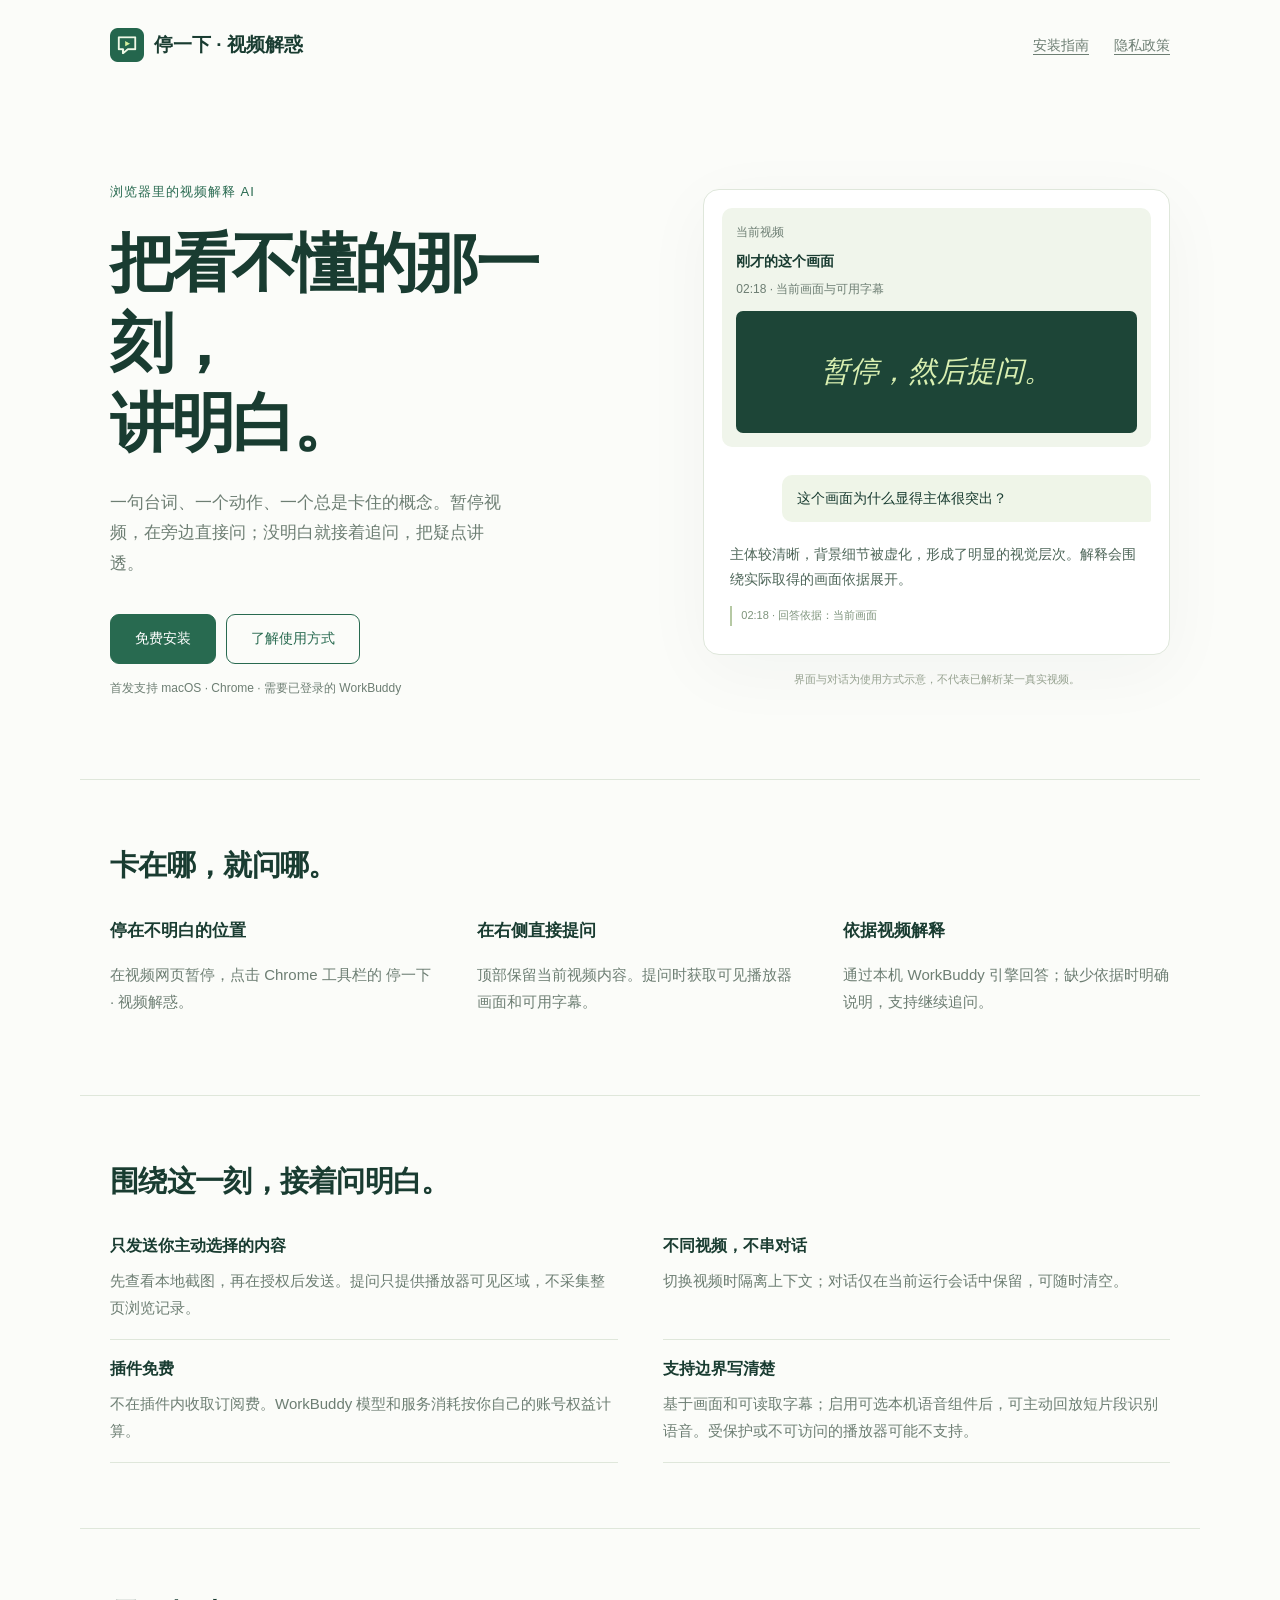
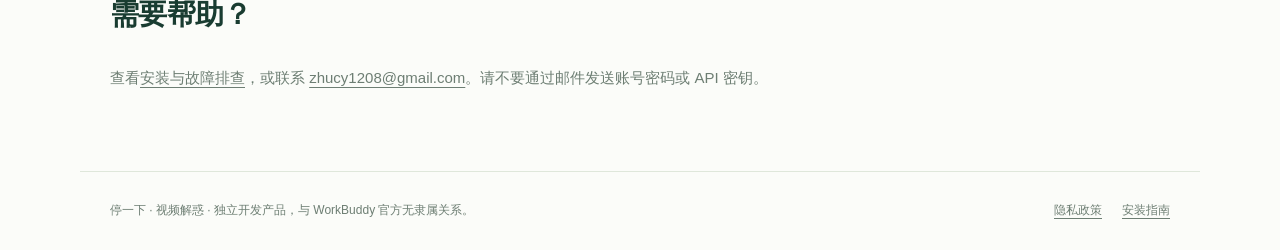
<file: index.html>
<!doctype html><html lang="zh-CN"><head><meta charset="utf-8"><meta name="viewport" content="width=device-width,initial-scale=1"><meta name="description" content="暂停视频，在浏览器右侧栏直接提问。停一下 · 视频解惑结合当前画面与可用字幕，由 WorkBuddy 提供解释。插件免费。"><title>停一下 · 视频解惑 · 暂停一下，问个明白</title><link rel="stylesheet" href="style.css"><link rel="icon" href="icon128.png"></head><body>
<nav><a class="brand" href="./"><img src="icon128.png" alt="">停一下 · 视频解惑</a><div class="links"><a href="install.html">安装指南</a><a href="privacy.html">隐私政策</a></div></nav>
<main><section class="hero"><div><div class="eyebrow">浏览器里的视频解释 AI</div><h1>把看不懂的那一刻，<br>讲明白。</h1><p>一句台词、一个动作、一个总是卡住的概念。暂停视频，在旁边直接问；没明白就接着追问，把疑点讲透。</p><a class="button" href="install.html">免费安装</a><a class="button secondary" href="#how">了解使用方式</a><span class="small">首发支持 macOS · Chrome · 需要已登录的 WorkBuddy</span></div><div><div class="preview" aria-label="产品使用方式示意"><div class="context">当前视频<strong>刚才的这个画面</strong>02:18 · 当前画面与可用字幕<div class="scene">暂停，然后提问。</div></div><div class="bubble">这个画面为什么显得主体很突出？</div><div class="answer">主体较清晰，背景细节被虚化，形成了明显的视觉层次。解释会围绕实际取得的画面依据展开。<span>02:18 · 回答依据：当前画面</span></div></div><div class="caption">界面与对话为使用方式示意，不代表已解析某一真实视频。</div></div></section>
<section class="section" id="how"><h2>卡在哪，就问哪。</h2><div class="steps"><article><h3>停在不明白的位置</h3><p>在视频网页暂停，点击 Chrome 工具栏的 停一下 · 视频解惑。</p></article><article><h3>在右侧直接提问</h3><p>顶部保留当前视频内容。提问时获取可见播放器画面和可用字幕。</p></article><article><h3>依据视频解释</h3><p>通过本机 WorkBuddy 引擎回答；缺少依据时明确说明，支持继续追问。</p></article></div></section>
<section class="section"><h2>围绕这一刻，接着问明白。</h2><div class="list"><article><h3>只发送你主动选择的内容</h3><p>先查看本地截图，再在授权后发送。提问只提供播放器可见区域，不采集整页浏览记录。</p></article><article><h3>不同视频，不串对话</h3><p>切换视频时隔离上下文；对话仅在当前运行会话中保留，可随时清空。</p></article><article><h3>插件免费</h3><p>不在插件内收取订阅费。WorkBuddy 模型和服务消耗按你自己的账号权益计算。</p></article><article><h3>支持边界写清楚</h3><p>基于画面和可读取字幕；启用可选本机语音组件后，可主动回放短片段识别语音。受保护或不可访问的播放器可能不支持。</p></article></div></section>
<section class="section"><h2>需要帮助？</h2><p>查看<a href="install.html">安装与故障排查</a>，或联系 <a href="mailto:zhucy1208@gmail.com">zhucy1208@gmail.com</a>。请不要通过邮件发送账号密码或 API 密钥。</p></section></main><footer><span>停一下 · 视频解惑 · 独立开发产品，与 WorkBuddy 官方无隶属关系。</span><div><a href="privacy.html">隐私政策</a><a href="install.html">安装指南</a></div></footer></body></html>
</file>
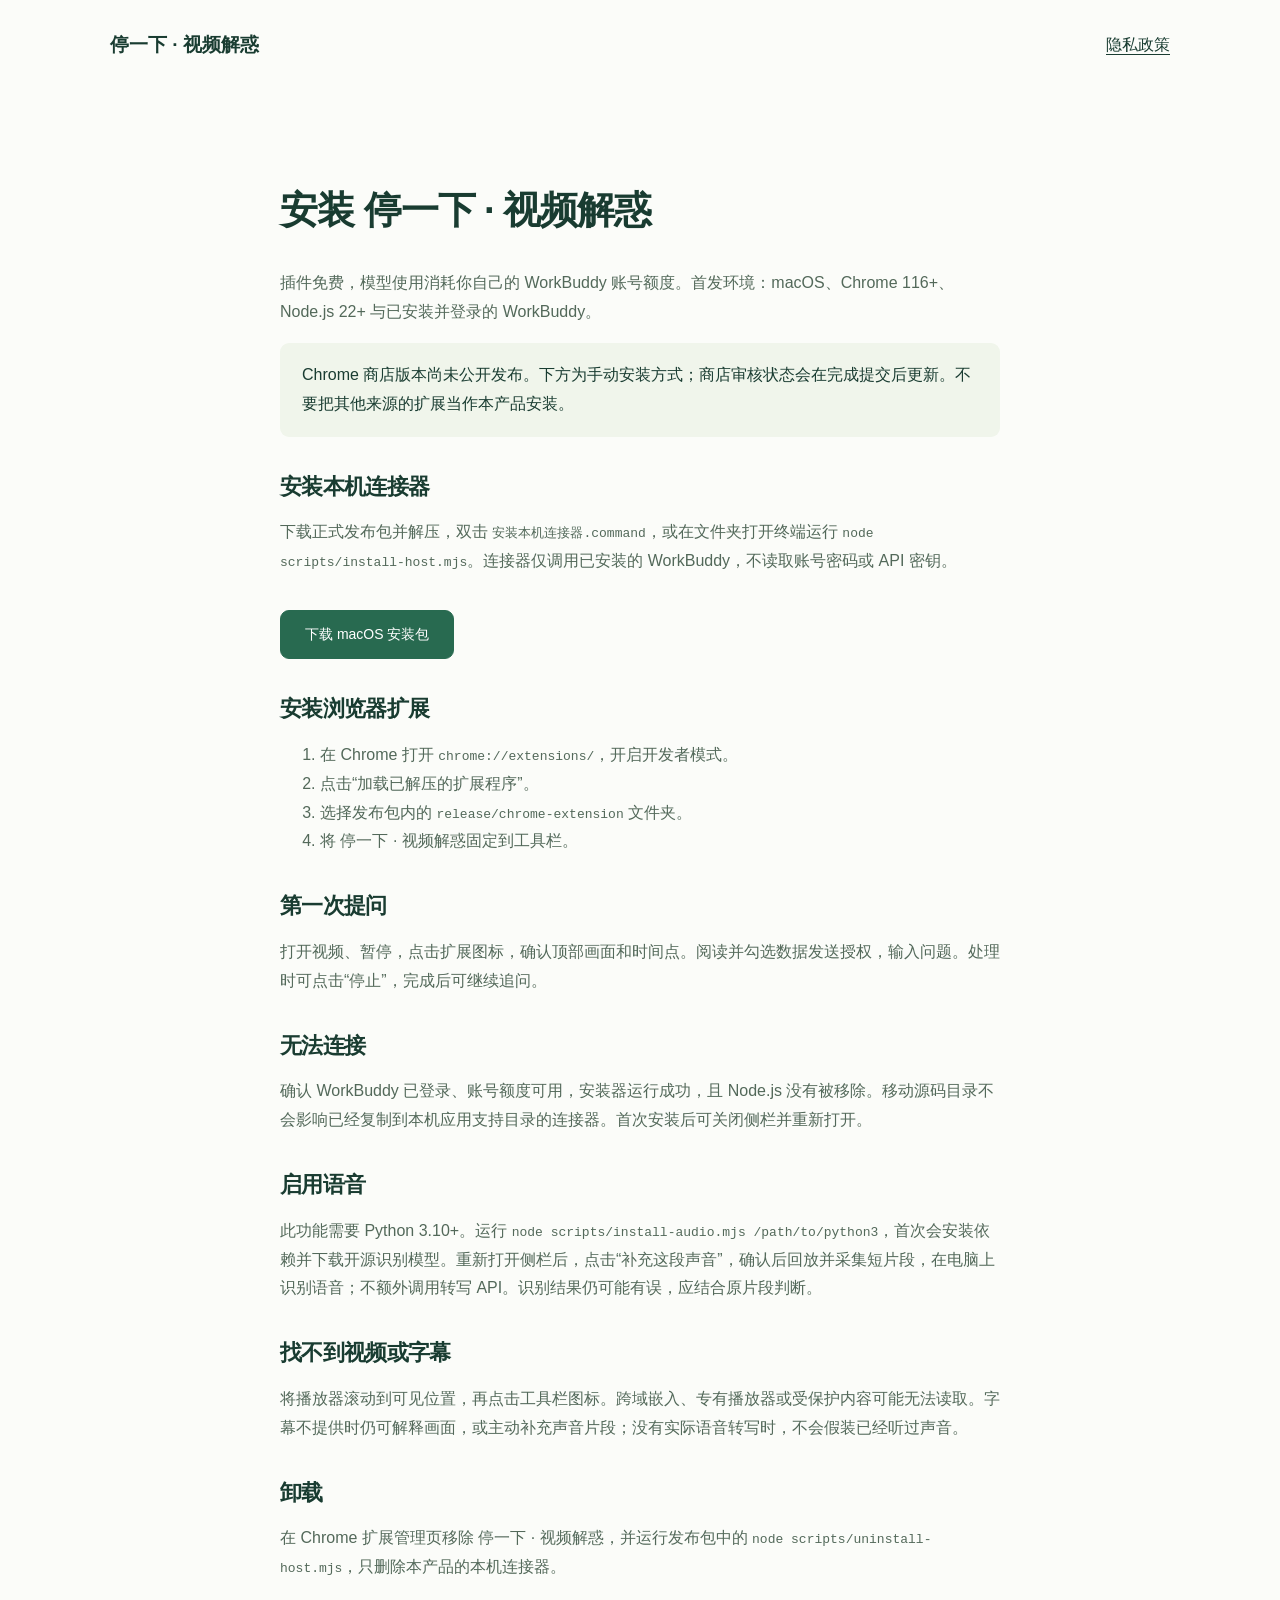
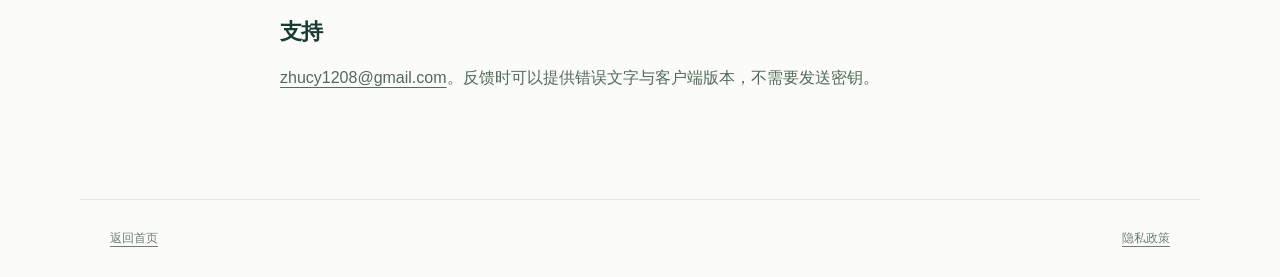
<file: install.html>
<!doctype html><html lang="zh-CN"><head><meta charset="utf-8"><meta name="viewport" content="width=device-width,initial-scale=1"><title>安装指南 · 停一下 · 视频解惑</title><link rel="stylesheet" href="style.css"></head><body><nav><a class="brand" href="./">停一下 · 视频解惑</a><a href="privacy.html">隐私政策</a></nav><main class="prose"><h1>安装 停一下 · 视频解惑</h1><p>插件免费，模型使用消耗你自己的 WorkBuddy 账号额度。首发环境：macOS、Chrome 116+、Node.js 22+ 与已安装并登录的 WorkBuddy。</p>
<div class="note">Chrome 商店版本尚未公开发布。下方为手动安装方式；商店审核状态会在完成提交后更新。不要把其他来源的扩展当作本产品安装。</div>
<h2>安装本机连接器</h2><p>下载正式发布包并解压，双击 <code>安装本机连接器.command</code>，或在文件夹打开终端运行 <code>node scripts/install-host.mjs</code>。连接器仅调用已安装的 WorkBuddy，不读取账号密码或 API 密钥。</p><p><a class="button" href="ai-video-assistant-macos.zip" download>下载 macOS 安装包</a></p>
<h2>安装浏览器扩展</h2><ol><li>在 Chrome 打开 <code>chrome://extensions/</code>，开启开发者模式。</li><li>点击“加载已解压的扩展程序”。</li><li>选择发布包内的 <code>release/chrome-extension</code> 文件夹。</li><li>将 停一下 · 视频解惑固定到工具栏。</li></ol>
<h2>第一次提问</h2><p>打开视频、暂停，点击扩展图标，确认顶部画面和时间点。阅读并勾选数据发送授权，输入问题。处理时可点击“停止”，完成后可继续追问。</p>
<h2>无法连接</h2><p>确认 WorkBuddy 已登录、账号额度可用，安装器运行成功，且 Node.js 没有被移除。移动源码目录不会影响已经复制到本机应用支持目录的连接器。首次安装后可关闭侧栏并重新打开。</p>
<h2>启用语音</h2><p>此功能需要 Python 3.10+。运行 <code>node scripts/install-audio.mjs /path/to/python3</code>，首次会安装依赖并下载开源识别模型。重新打开侧栏后，点击“补充这段声音”，确认后回放并采集短片段，在电脑上识别语音；不额外调用转写 API。识别结果仍可能有误，应结合原片段判断。</p><h2>找不到视频或字幕</h2><p>将播放器滚动到可见位置，再点击工具栏图标。跨域嵌入、专有播放器或受保护内容可能无法读取。字幕不提供时仍可解释画面，或主动补充声音片段；没有实际语音转写时，不会假装已经听过声音。</p>
<h2>卸载</h2><p>在 Chrome 扩展管理页移除 停一下 · 视频解惑，并运行发布包中的 <code>node scripts/uninstall-host.mjs</code>，只删除本产品的本机连接器。</p>
<h2>支持</h2><p><a href="mailto:zhucy1208@gmail.com">zhucy1208@gmail.com</a>。反馈时可以提供错误文字与客户端版本，不需要发送密钥。</p></main><footer><a href="./">返回首页</a><a href="privacy.html">隐私政策</a></footer></body></html>
</file>
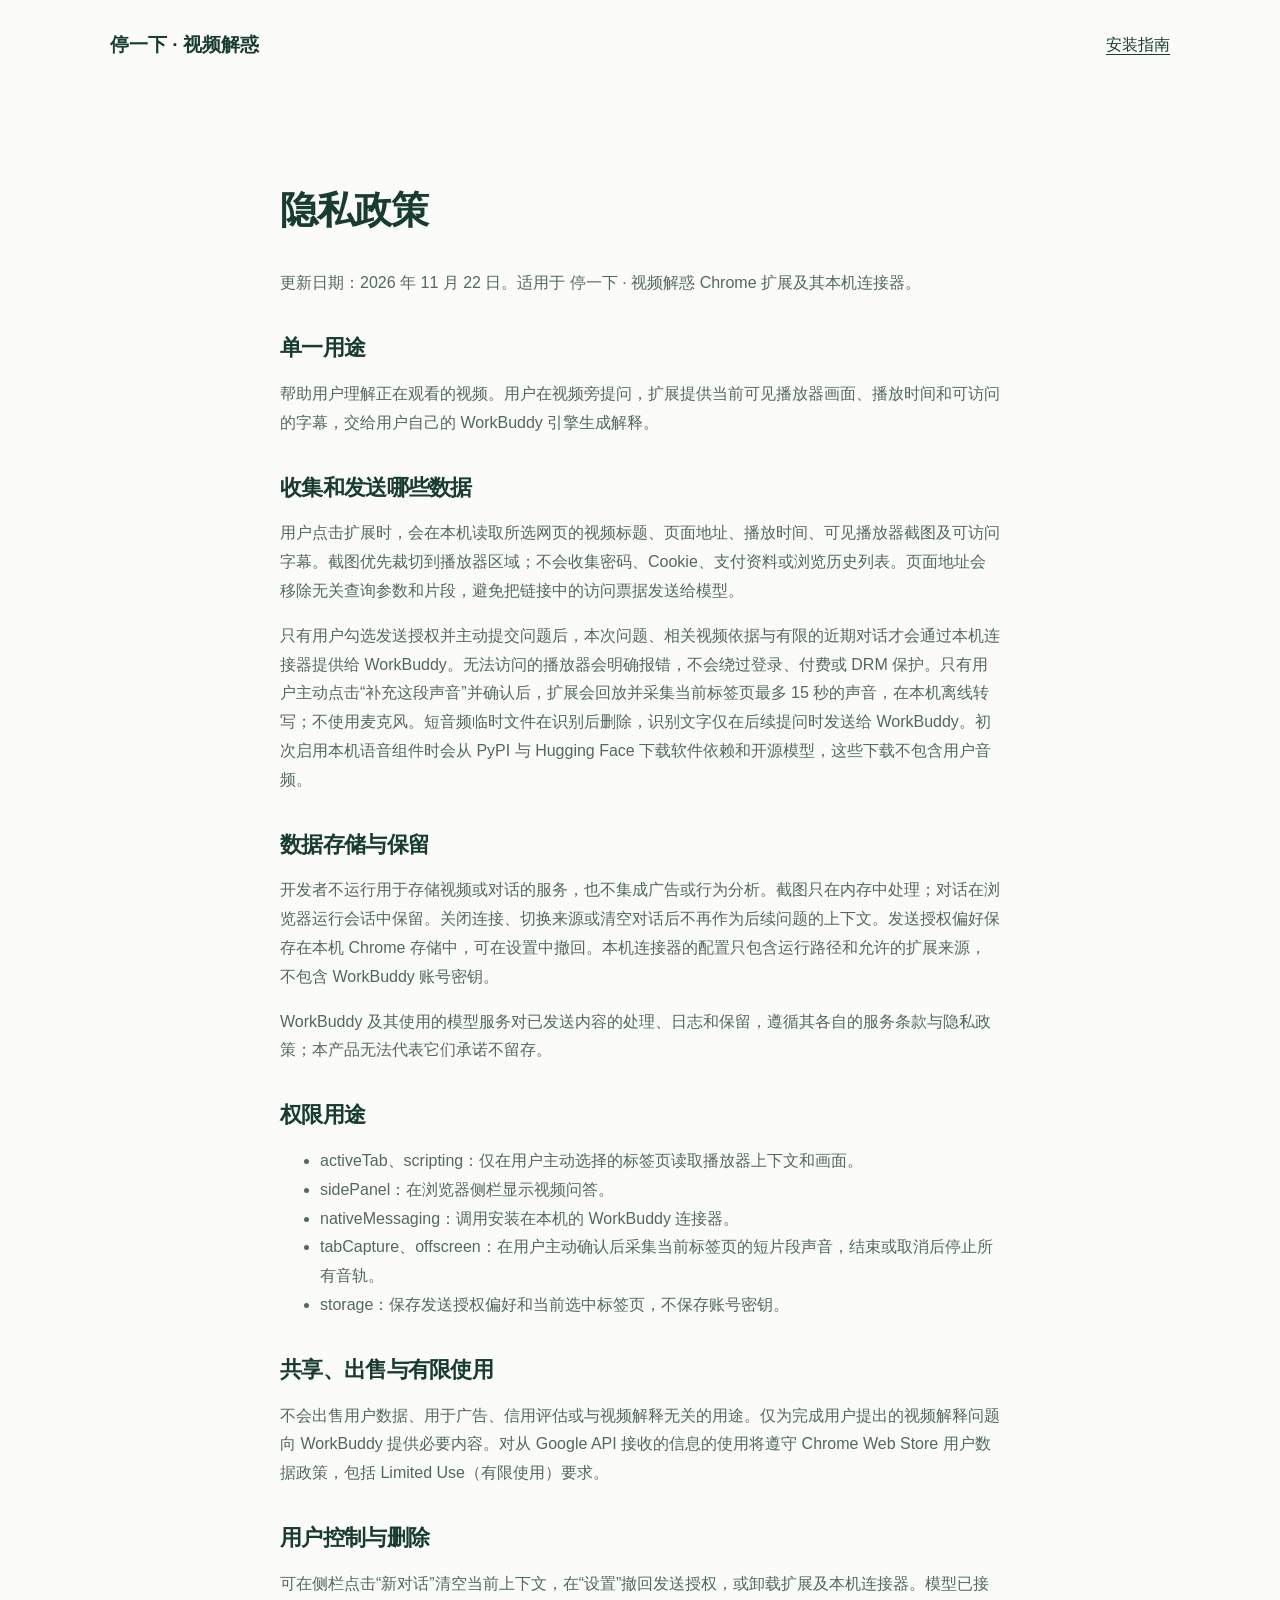
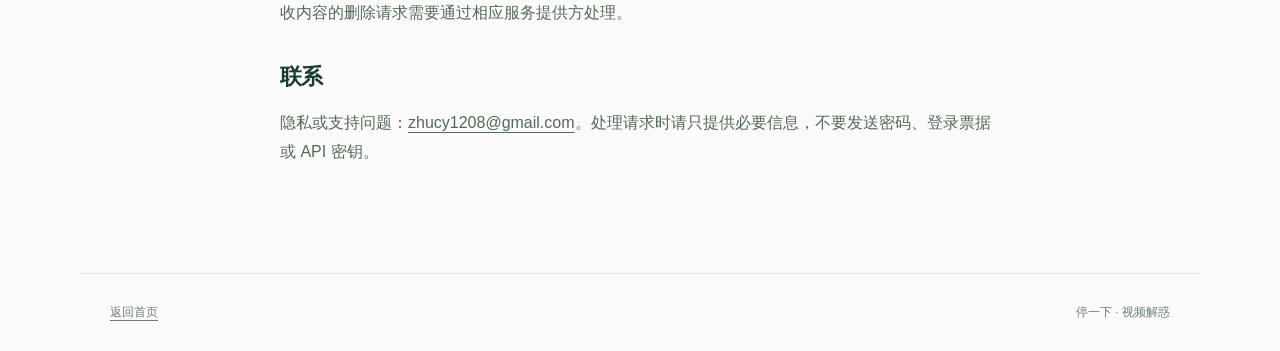
<file: privacy.html>
<!doctype html><html lang="zh-CN"><head><meta charset="utf-8"><meta name="viewport" content="width=device-width,initial-scale=1"><title>隐私政策 · 停一下 · 视频解惑</title><link rel="stylesheet" href="style.css"></head><body><nav><a class="brand" href="./">停一下 · 视频解惑</a><a href="install.html">安装指南</a></nav><main class="prose"><h1>隐私政策</h1><p>更新日期：2026 年 11 月 22 日。适用于 停一下 · 视频解惑 Chrome 扩展及其本机连接器。</p>
<h2>单一用途</h2><p>帮助用户理解正在观看的视频。用户在视频旁提问，扩展提供当前可见播放器画面、播放时间和可访问的字幕，交给用户自己的 WorkBuddy 引擎生成解释。</p>
<h2>收集和发送哪些数据</h2><p>用户点击扩展时，会在本机读取所选网页的视频标题、页面地址、播放时间、可见播放器截图及可访问字幕。截图优先裁切到播放器区域；不会收集密码、Cookie、支付资料或浏览历史列表。页面地址会移除无关查询参数和片段，避免把链接中的访问票据发送给模型。</p><p>只有用户勾选发送授权并主动提交问题后，本次问题、相关视频依据与有限的近期对话才会通过本机连接器提供给 WorkBuddy。无法访问的播放器会明确报错，不会绕过登录、付费或 DRM 保护。只有用户主动点击“补充这段声音”并确认后，扩展会回放并采集当前标签页最多 15 秒的声音，在本机离线转写；不使用麦克风。短音频临时文件在识别后删除，识别文字仅在后续提问时发送给 WorkBuddy。初次启用本机语音组件时会从 PyPI 与 Hugging Face 下载软件依赖和开源模型，这些下载不包含用户音频。</p>
<h2>数据存储与保留</h2><p>开发者不运行用于存储视频或对话的服务，也不集成广告或行为分析。截图只在内存中处理；对话在浏览器运行会话中保留。关闭连接、切换来源或清空对话后不再作为后续问题的上下文。发送授权偏好保存在本机 Chrome 存储中，可在设置中撤回。本机连接器的配置只包含运行路径和允许的扩展来源，不包含 WorkBuddy 账号密钥。</p><p>WorkBuddy 及其使用的模型服务对已发送内容的处理、日志和保留，遵循其各自的服务条款与隐私政策；本产品无法代表它们承诺不留存。</p>
<h2>权限用途</h2><ul><li>activeTab、scripting：仅在用户主动选择的标签页读取播放器上下文和画面。</li><li>sidePanel：在浏览器侧栏显示视频问答。</li><li>nativeMessaging：调用安装在本机的 WorkBuddy 连接器。</li><li>tabCapture、offscreen：在用户主动确认后采集当前标签页的短片段声音，结束或取消后停止所有音轨。</li><li>storage：保存发送授权偏好和当前选中标签页，不保存账号密钥。</li></ul>
<h2>共享、出售与有限使用</h2><p>不会出售用户数据、用于广告、信用评估或与视频解释无关的用途。仅为完成用户提出的视频解释问题向 WorkBuddy 提供必要内容。对从 Google API 接收的信息的使用将遵守 Chrome Web Store 用户数据政策，包括 Limited Use（有限使用）要求。</p>
<h2>用户控制与删除</h2><p>可在侧栏点击“新对话”清空当前上下文，在“设置”撤回发送授权，或卸载扩展及本机连接器。模型已接收内容的删除请求需要通过相应服务提供方处理。</p>
<h2>联系</h2><p>隐私或支持问题：<a href="mailto:zhucy1208@gmail.com">zhucy1208@gmail.com</a>。处理请求时请只提供必要信息，不要发送密码、登录票据或 API 密钥。</p></main><footer><a href="./">返回首页</a><span>停一下 · 视频解惑</span></footer></body></html>
</file>
<file: style.css>
:root{--ink:#193c31;--green:#286a50;--soft:#f0f5eb;--muted:#6d7e73;--line:#dfe7db}*{box-sizing:border-box}html{scroll-behavior:smooth}body{margin:0;color:var(--ink);background:#fbfcf9;font:16px/1.8 -apple-system,BlinkMacSystemFont,"Segoe UI","PingFang SC",sans-serif}a{color:inherit;text-underline-offset:4px}a:focus-visible{outline:3px solid #8cb087;outline-offset:6px}nav,main,footer{max-width:1120px;margin:auto}nav{display:flex;align-items:center;justify-content:space-between;padding:28px 30px}.brand{text-decoration:none;font-size:19px;font-weight:700;display:flex;align-items:center;gap:10px}.brand img{width:34px;height:34px}nav .links{display:flex;gap:25px;font-size:14px;color:var(--muted)}.hero{padding:90px 30px 80px;display:grid;grid-template-columns:1.1fr 1fr;gap:80px;align-items:center}.eyebrow{font-size:13px;color:var(--green);letter-spacing:1px}.hero h1{font-size:clamp(42px,5vw,64px);line-height:1.25;letter-spacing:-3px;font-weight:650;margin:19px 0 25px}.hero p{color:var(--muted);max-width:400px;font-size:17px}.button{display:inline-block;padding:11px 24px;background:var(--green);border:1px solid var(--green);border-radius:9px;color:white;text-decoration:none;font-size:14px;margin-top:18px}.button.secondary{background:transparent;color:var(--green);margin-left:10px}.small{font-size:12px;color:var(--muted);display:block;margin-top:14px}.preview{background:white;border:1px solid var(--line);padding:18px;border-radius:16px;box-shadow:0 16px 70px #1a3b310a;font-size:14px}.preview .context{border-radius:10px;background:var(--soft);padding:14px;color:var(--muted);font-size:12px}.preview .context strong{display:block;color:var(--ink);font-size:14px;margin:5px 0}.scene{height:122px;display:grid;place-items:center;background:#1d4537;border-radius:7px;color:#d9efb1;font:italic 29px Georgia,serif;margin-top:10px}.bubble{background:#eff5e8;border-radius:10px 10px 2px 10px;padding:11px 15px;margin:28px 0 20px 60px}.answer{padding:0 8px 10px;color:#4e6659}.answer span{display:block;font-size:11px;color:#7e947c;border-left:2px solid #b6c9a4;margin-top:14px;padding-left:9px}.caption{font-size:11px;color:#95a18f;text-align:center;margin-top:15px}.section{padding:65px 30px;border-top:1px solid var(--line)}h2{font-size:29px;line-height:1.4;letter-spacing:-.7px;margin:0 0 30px}.steps{display:grid;grid-template-columns:repeat(3,1fr);gap:40px}.steps h3{font-size:17px;margin:0 0 9px}.steps p,.section p{color:var(--muted);font-size:15px}.list{display:grid;grid-template-columns:1fr 1fr;gap:15px 45px}.list article{padding-bottom:18px;border-bottom:1px solid var(--line)}.list article h3{font-size:16px;margin:0 0 6px}.list article p{margin:0}.prose{max-width:780px;padding:60px 30px 90px}.prose h1{font-size:38px;letter-spacing:-1px}.prose h2{font-size:22px;margin:35px 0 12px}.prose p,.prose li{color:#53695a}.note{background:var(--soft);padding:18px 22px;border-radius:9px}.prose code{font-size:13px;overflow-wrap:anywhere}footer{border-top:1px solid var(--line);padding:28px 30px;display:flex;justify-content:space-between;gap:20px;font-size:12px;color:var(--muted)}footer div{display:flex;gap:20px}@media(max-width:780px){.hero{grid-template-columns:1fr;padding-top:45px;gap:35px}.hero h1{font-size:46px}.steps,.list{grid-template-columns:1fr}.hero p{max-width:none}nav .links{gap:14px;font-size:12px}.section{padding-top:40px;padding-bottom:40px}footer{flex-direction:column}.button.secondary{margin-left:0;margin-right:10px}.brand{font-size:16px}}
</file>
